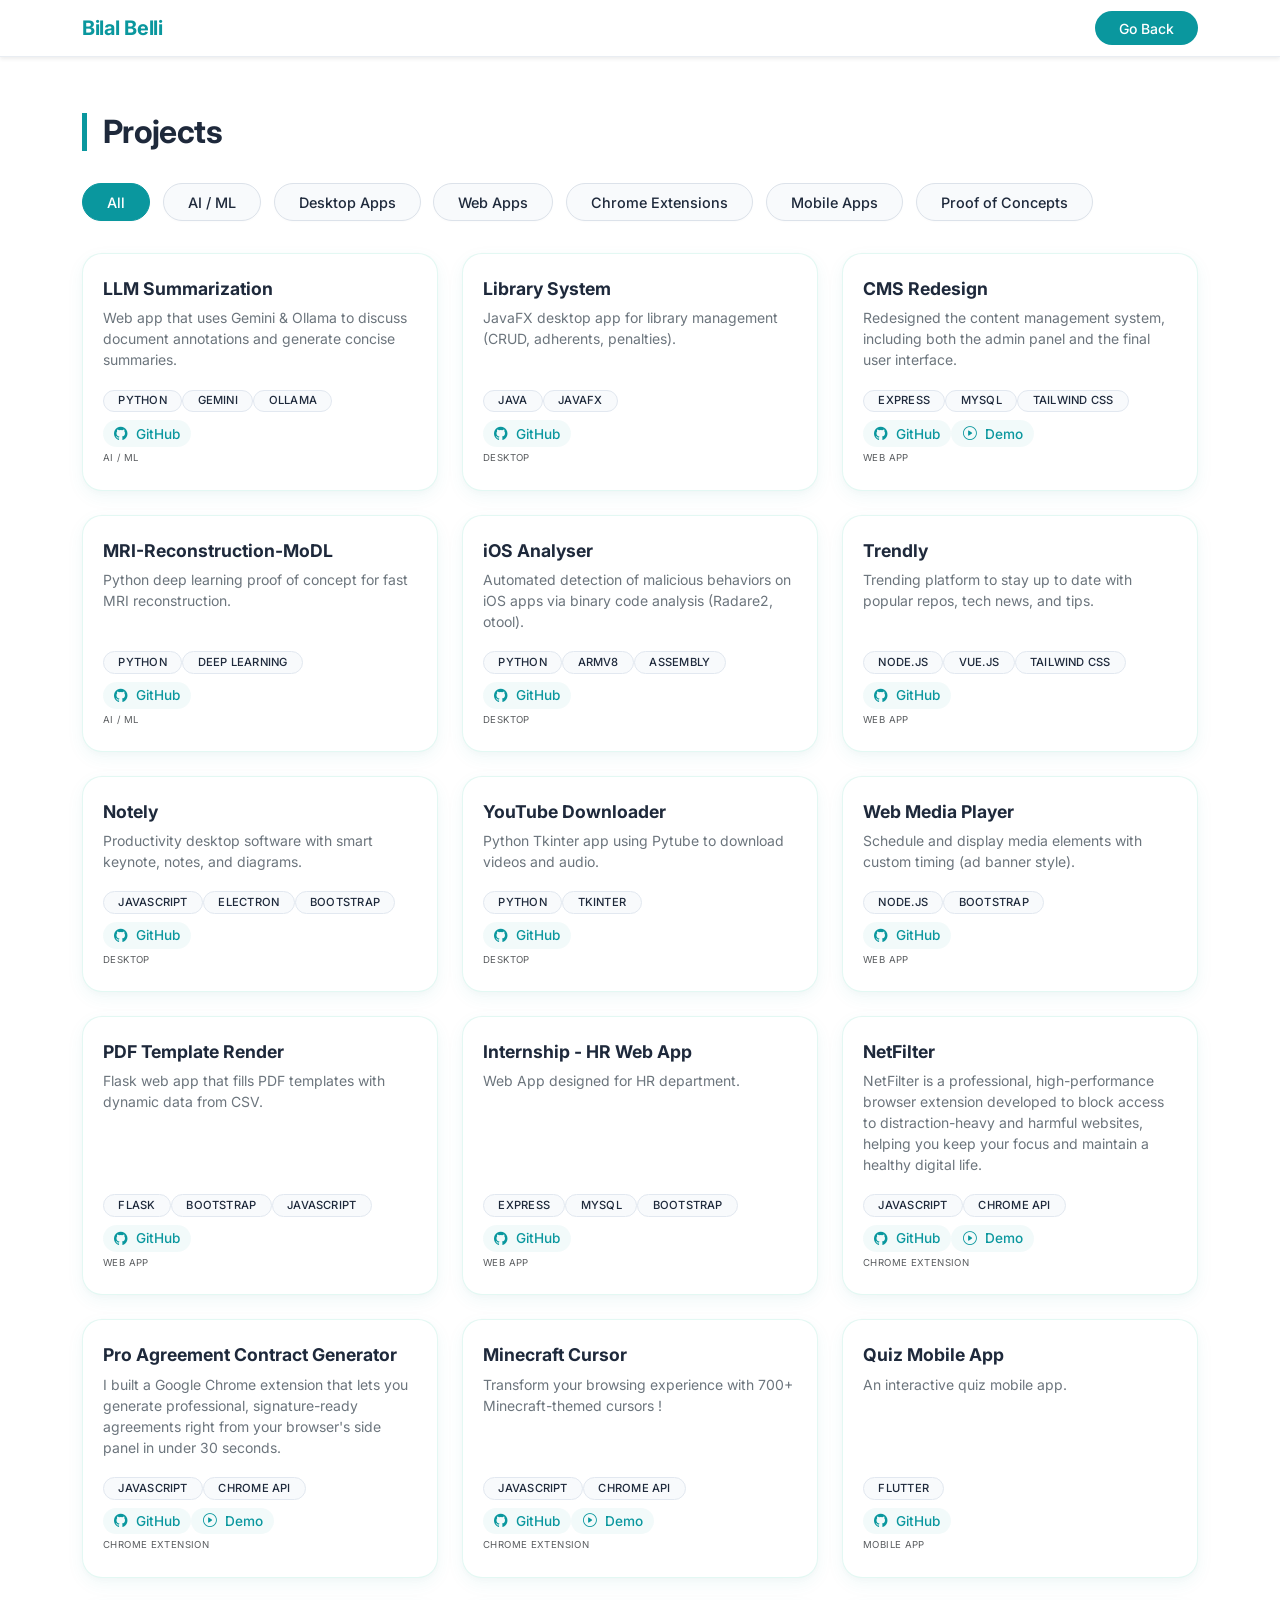
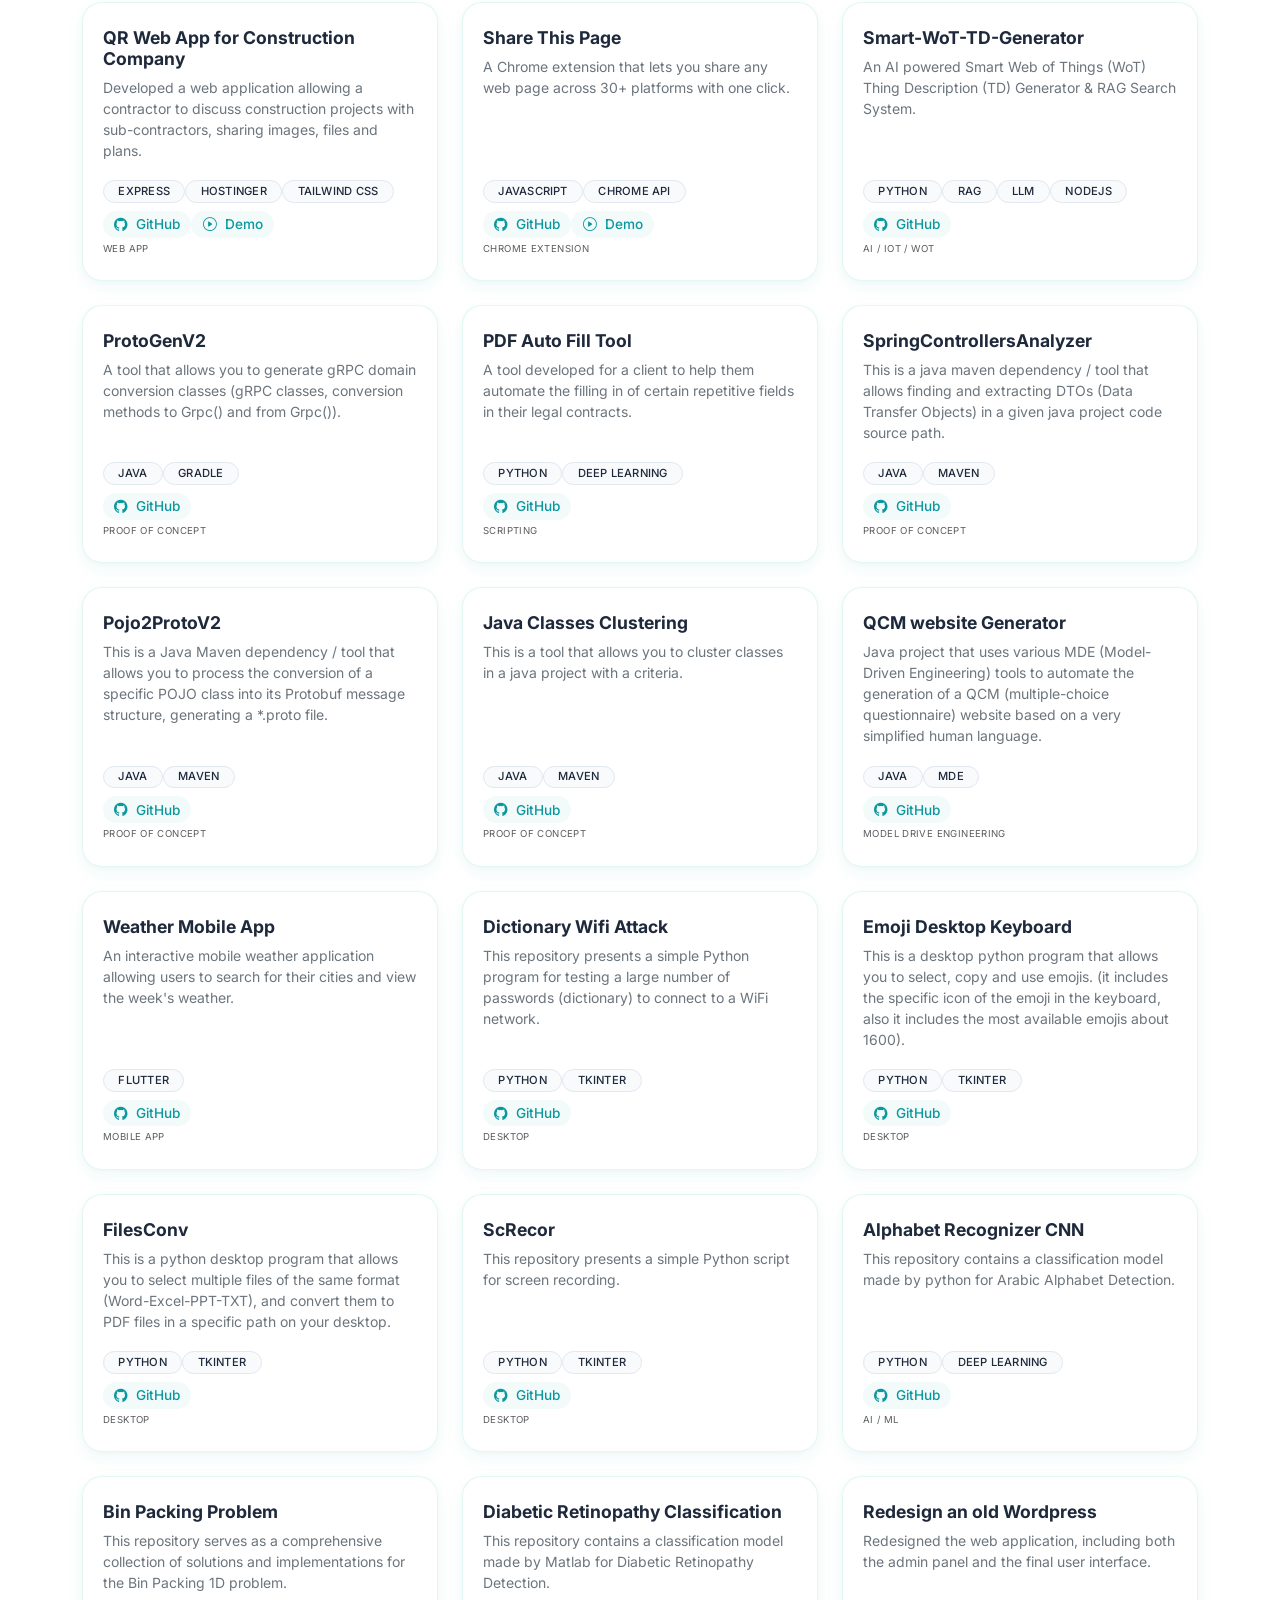
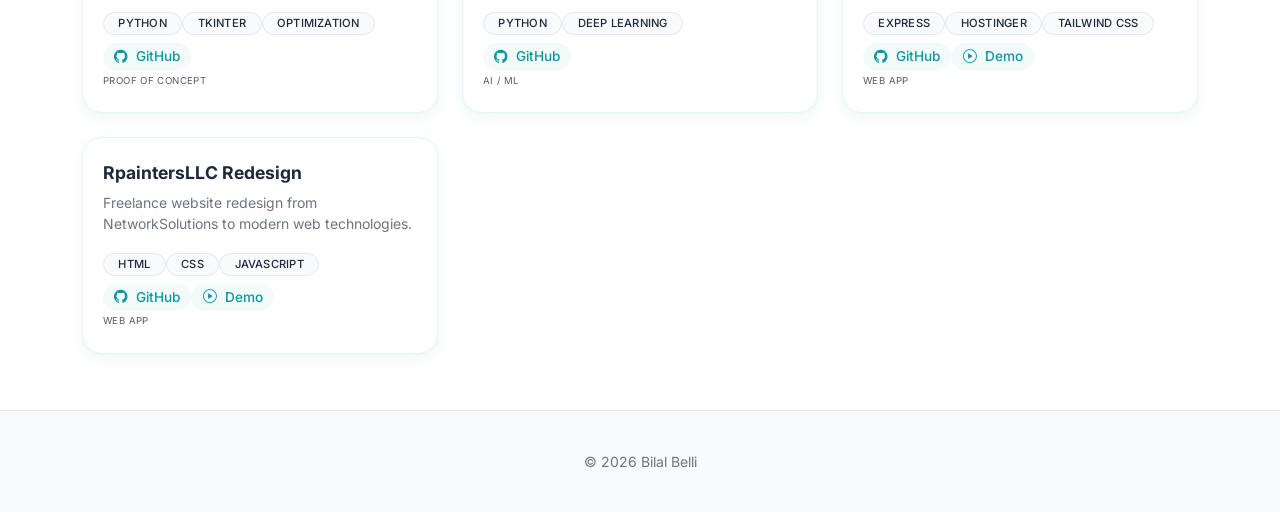
<file: projects.html>
<!DOCTYPE html>
<html lang="en">

<head>
    <meta charset="UTF-8">
    <meta name="viewport" content="width=device-width, initial-scale=1.0">
    <title>Bilal Belli · projects</title>
    <!-- Bootstrap 5 + icons -->
    <link href="https://cdn.jsdelivr.net/npm/bootstrap@5.3.0-alpha1/dist/css/bootstrap.min.css" rel="stylesheet">
    <link rel="stylesheet" href="https://cdn.jsdelivr.net/npm/bootstrap-icons@1.11.3/font/bootstrap-icons.min.css">
    <!-- Google Font -->
    <link rel="preconnect" href="https://fonts.googleapis.com">
    <link rel="preconnect" href="https://fonts.gstatic.com" crossorigin>
    <link
        href="https://fonts.googleapis.com/css2?family=Inter:opsz,wght@14..32,400;14..32,500;14..32,600;14..32,700&display=swap"
        rel="stylesheet">
    <style>
        /* ----- same custom palette & reset ----- */
        :root {
            --bb-white: #ffffff;
            --bb-light: #f8fafc;
            --bb-deep: #0a979e;
            --bb-dark: #1e293b;
            --bb-gray: #e9edf2;
        }

        * {
            margin: 0;
            padding: 0;
            box-sizing: border-box;
        }

        body {
            font-family: 'Inter', -apple-system, BlinkMacSystemFont, 'Segoe UI', Roboto, sans-serif;
            background: var(--bb-white);
            color: var(--bb-dark);
            scroll-behavior: smooth;
        }

        .bg-light-custom {
            background: var(--bb-light);
        }

        .bg-teal {
            background: var(--bb-deep);
        }

        .text-teal {
            color: var(--bb-deep);
        }

        .text-deep {
            color: var(--bb-deep);
        }

        .border-deep {
            border-color: var(--bb-deep);
        }

        /* navbar */
        .navbar-brand {
            font-weight: 700;
            color: var(--bb-deep);
            letter-spacing: -0.3px;
        }

        .navbar-brand:hover {
            color: var(--bb-deep);
        }

        .nav-link {
            font-weight: 500;
            color: var(--bb-dark);
            transition: 0.2s;
        }

        .nav-link:hover {
            color: var(--bb-deep);
        }

        .btn-outline-deep {
            border: 1.5px solid var(--bb-deep);
            color: var(--bb-deep);
            border-radius: 40px;
            padding: 0.35rem 1.2rem;
            font-weight: 500;
            transition: 0.25s;
        }

        .btn-outline-deep:hover {
            background: var(--bb-deep);
            color: white;
        }

        .btn-deep {
            background: var(--bb-deep);
            color: white;
            border-radius: 40px;
            padding: 0.4rem 1.5rem;
            font-weight: 500;
            border: none;
            transition: 0.25s;
        }

        .btn-deep:hover {
            background: #087a80;
            color: white;
        }

        /* section titles */
        .section-title {
            font-weight: 700;
            font-size: 2rem;
            letter-spacing: -0.02em;
            border-left: 5px solid var(--bb-deep);
            padding-left: 1rem;
        }

        .section-sub {
            color: #475569;
            max-width: 640px;
        }

        /* category pills */
        .category-pill {
            background: var(--bb-light);
            border: 1px solid #dce2ea;
            border-radius: 60px;
            padding: 0.45rem 1.5rem;
            font-weight: 500;
            font-size: 0.9rem;
            color: var(--bb-dark);
            cursor: pointer;
            transition: 0.2s;
            box-shadow: 0 1px 2px rgba(0, 0, 0, 0.02);
            display: inline-block;
        }

        .category-pill.active,
        .category-pill:hover {
            background: var(--bb-deep);
            color: white;
            border-color: var(--bb-deep);
        }

        /* project card */
        .project-card {
            background: white;
            border-radius: 20px;
            padding: 1.5rem 1.25rem;
            box-shadow: 0 6px 18px rgba(10, 151, 158, 0.06), 0 2px 6px rgba(0, 0, 0, 0.02);
            border: 1px solid rgba(71, 209, 174, 0.15);
            transition: all 0.2s ease;
            height: 100%;
            display: flex;
            flex-direction: column;
        }

        .project-card:hover {
            transform: translateY(-4px);
            border-color: var(--bb-deep);
            box-shadow: 0 16px 32px rgba(10, 151, 158, 0.10);
        }

        .project-card h5 {
            font-weight: 700;
            font-size: 1.1rem;
            color: var(--bb-dark);
        }

        .project-card .badge {
            font-weight: 500;
            background: var(--bb-light);
            color: #1e293b;
            border: 1px solid #e2e8f0;
            border-radius: 40px;
            padding: 0.3rem 0.9rem;
            font-size: 0.7rem;
            text-transform: uppercase;
            letter-spacing: 0.02em;
        }

        .project-card .badge.bg-deep {
            background: var(--bb-deep);
            color: white;
            border-color: var(--bb-deep);
        }

        .project-card .badge.bg-teal-light {
            background: #d4f3e9;
            color: #096b6f;
            border-color: #b3e6d6;
        }

        .project-links a {
            color: var(--bb-deep);
            text-decoration: none;
            font-weight: 500;
            font-size: 0.85rem;
            display: inline-flex;
            align-items: center;
            gap: 4px;
            transition: 0.15s;
            border-radius: 30px;
            padding: 0.2rem 0.7rem;
            background: rgba(10, 151, 158, 0.05);
        }

        .project-links a:hover {
            background: var(--bb-deep);
            color: white;
        }

        /* filter row */
        .filter-scroll {
            display: flex;
            flex-wrap: wrap;
            gap: 0.6rem 0.8rem;
            margin-bottom: 2rem;
        }

        /* footer */
        .footer {
            background: var(--bb-light);
            border-top: 1px solid #e2e8f0;
            padding: 2.5rem 0;
        }

        .footer a {
            color: var(--bb-deep);
            text-decoration: none;
            font-weight: 500;
        }

        .footer a:hover {
            color: #065b60;
        }

        /* extra spacing */
        .py-section {
            padding: 3.5rem 0;
        }

        @media (max-width: 768px) {
            .section-title {
                font-size: 1.7rem;
            }
        }
    </style>
</head>

<body>

    <!-- ===== NAVBAR ===== -->
    <nav class="navbar navbar-expand-lg bg-white border-bottom py-2 sticky-top shadow-sm"
        style="border-color: #e9edf2 !important;">
        <div class="container">
            <a class="navbar-brand" href="#">Bilal Belli</a>
            <button class="navbar-toggler border-0" type="button" data-bs-toggle="collapse"
                data-bs-target="#mainNav" aria-controls="mainNav" aria-expanded="false"
                aria-label="Toggle navigation">
                <span class="navbar-toggler-icon"></span>
            </button>
            <div class="collapse navbar-collapse" id="mainNav">
                <ul class="navbar-nav ms-auto mb-2 mb-lg-0 align-items-lg-center gap-1">
                    <li class="nav-item ms-2"><a class="btn btn-deep btn-sm" href="/index.html">Go Back</a></li>
                </ul>
            </div>
        </div>
    </nav>

    <!-- ===== PROJECTS SECTION ===== -->
    <section id="projects" class="py-section">
        <div class="container">
            <div class="row mb-4">
                <div class="col-lg-10">
                    <h2 class="section-title">Projects</h2>
                </div>
            </div>

            <!-- categories filter -->
            <div id="categories" class="filter-scroll">
                <!-- Will be dynamically generated -->
            </div>

            <!-- project grid -->
            <div class="row g-4" id="projectGrid">
                <!-- Will be dynamically generated -->
            </div>
        </div>
    </section>

    <footer class="footer">
        <div class="container text-center text-secondary small">
            <span>© 2026 Bilal Belli</span>
        </div>
    </footer>

    <!-- ===== DYNAMIC SCRIPT ===== -->
    <script>
        (function() {
            // ==================== DATA ====================
            const projectsData = [
                {
                    id: 1,
                    title: "LLM Summarization",
                    description: "Web app that uses Gemini &amp; Ollama to discuss document annotations and generate concise summaries.",
                    category: "ai",
                    tags: ["Python", "Gemini", "Ollama"],
                    links: {
                        github: "https://github.com/Bilal-Belli/PDFsummaryByLLM"
                    },
                    type: "AI / ML"
                },
                {
                    id: 2,
                    title: "Library System",
                    description: "JavaFX desktop app for library management (CRUD, adherents, penalties).",
                    category: "desktop",
                    tags: ["Java", "JavaFX"],
                    links: {
                        github: "https://github.com/Bilal-Belli/SGEB-Library-Management-System"
                    },
                    type: "Desktop"
                },
                {
                    id: 16,
                    title: "CMS Redesign",
                    description: "Redesigned the content management system, including both the admin panel and the final user interface.",
                    category: "web",
                    tags: ["Express", "MySQL", "Tailwind CSS"],
                    links: {
                        github: "https://github.com/Bilal-Belli/CMS-Redesign-Norahalebooks",
                        demo: "https://norahalebooks.com/"
                    },
                    type: "Web App"
                },
                {
                    id: 4,
                    title: "MRI-Reconstruction-MoDL",
                    description: "Python deep learning proof of concept for fast MRI reconstruction.",
                    category: "ai",
                    tags: ["Python", "Deep Learning"],
                    links: {
                        github: "https://github.com/Bilal-Belli/MRI-Reconstruction-MoDL"
                    },
                    type: "AI / ML"
                },
                {
                    id: 5,
                    title: "iOS Analyser",
                    description: "Automated detection of malicious behaviors on iOS apps via binary code analysis (Radare2, otool).",
                    category: "desktop",
                    tags: ["Python", "ARMv8", "Assembly"],
                    links: {
                        github: "https://github.com/Bilal-Belli/iOSApplicationsAnalyser"
                    },
                    type: "Desktop"
                },
                {
                    id: 6,
                    title: "Trendly",
                    description: "Trending platform to stay up to date with popular repos, tech news, and tips.",
                    category: "web",
                    tags: ["Node.js", "Vue.js", "Tailwind CSS"],
                    links: {
                        github: "https://github.com/Bilal-Belli/Trendly"
                    },
                    type: "Web App"
                },
                {
                    id: 7,
                    title: "Notely",
                    description: "Productivity desktop software with smart keynote, notes, and diagrams.",
                    category: "desktop",
                    tags: ["JavaScript", "Electron", "Bootstrap"],
                    links: {
                        github: "https://github.com/Bilal-Belli/Notely"
                    },
                    type: "Desktop"
                },
                {
                    id: 8,
                    title: "YouTube Downloader",
                    description: "Python Tkinter app using Pytube to download videos and audio.",
                    category: "desktop",
                    tags: ["Python", "Tkinter"],
                    links: {
                        github: "https://github.com/Bilal-Belli/YoutubeDownloader"
                    },
                    type: "Desktop"
                },
                {
                    id: 9,
                    title: "Web Media Player",
                    description: "Schedule and display media elements with custom timing (ad banner style).",
                    category: "web",
                    tags: ["Node.js", "Bootstrap"],
                    links: {
                        github: "https://github.com/Bilal-Belli/MediaPlayer"
                    },
                    type: "Web App"
                },
                {
                    id: 10,
                    title: "PDF Template Render",
                    description: "Flask web app that fills PDF templates with dynamic data from CSV.",
                    category: "web",
                    tags: ["Flask", "Bootstrap", "JavaScript"],
                    links: {
                        github: "https://github.com/Bilal-Belli/pdfTemplateRender"
                    },
                    type: "Web App"
                },
                {
                    id: 11,
                    title: "Internship - HR Web App",
                    description: "Web App designed for HR department.",
                    category: "web",
                    tags: ["Express", "MySQL", "Bootstrap"],
                    links: {
                        github: "https://github.com/Bilal-Belli/InternshipDRHwebApplication"
                    },
                    type: "Web App"
                },
                {
                    id: 12,
                    title: "NetFilter",
                    description: "NetFilter is a professional, high-performance browser extension developed to block access to distraction-heavy and harmful websites, helping you keep your focus and maintain a healthy digital life.",
                    category: "extension",
                    tags: ["JavaScript", "Chrome API"],
                    links: {
                        github: "https://github.com/Bilal-Belli/NetFilter",
                        demo: "https://chromewebstore.google.com/detail/netfilter/abiojoffmcaiklldhikeonhdlpbnfalj"
                    },
                    type: "Chrome Extension"
                },
                {
                    id: 13,
                    title: "Pro Agreement Contract Generator",
                    description: "I built a Google Chrome extension that lets you generate professional, signature-ready agreements right from your browser's side panel in under 30 seconds.",
                    category: "extension",
                    tags: ["JavaScript", "Chrome API"],
                    links: {
                        github: "https://github.com/Bilal-Belli/ChromeExtension-Agreements-Contract-Generator",
                        demo: "https://chromewebstore.google.com/detail/pro-agreement-contract-ge/gkpmngbacmnimlkabohlkgenmollamkf"
                    },
                    type: "Chrome Extension"
                },
                {
                    id: 14,
                    title: "Minecraft Cursor",
                    description: "Transform your browsing experience with 700+ Minecraft-themed cursors !",
                    category: "extension",
                    tags: ["JavaScript", "Chrome API"],
                    links: {
                        github: "https://github.com/Bilal-Belli/Minecraft-Cursor---Chrome-Extension",
                        demo: "https://chromewebstore.google.com/detail/minecraft-cursor/mhklmcbhijokcbepdmhimapannaonfdj"
                    },
                    type: "Chrome Extension"
                },
                {
                    id: 15,
                    title: "Quiz Mobile App",
                    description: "An interactive quiz mobile app.",
                    category: "mobile",
                    tags: ["Flutter"],
                    links: {
                        github: "https://github.com/Bilal-Belli/Quiz-Mobile-App"
                    },
                    type: "Mobile App"
                },
                {
                    id: 16,
                    title: "QR Web App for Construction Company",
                    description: "Developed a web application allowing a contractor to discuss construction projects with sub-contractors, sharing images, files and plans.",
                    category: "web",
                    tags: ["Express", "Hostinger", "Tailwind CSS"],
                    links: {
                        github: "https://github.com/Bilal-Belli/JobHouse-Contractor-Subcontractor",
                        demo: "https://www.mrcqrc.com/admin"
                    },
                    type: "Web App"
                },
                {
                    id: 17,
                    title: "Share This Page",
                    description: "A Chrome extension that lets you share any web page across 30+ platforms with one click.",
                    category: "extension",
                    tags: ["JavaScript", "Chrome API"],
                    links: {
                        github: "https://github.com/Bilal-Belli/Chrome-Extention-ShareThisPage",
                        demo: "https://chromewebstore.google.com/detail/share-this-page-pro/boncmgiimjagllofdppoclkmblegpamc"
                    },
                    type: "Chrome Extension"
                },
                {
                    id: 18,
                    title: "Smart-WoT-TD-Generator",
                    description: "An AI powered Smart Web of Things (WoT) Thing Description (TD) Generator & RAG Search System.",
                    category: "ai",
                    tags: ["Python", "RAG", "LLM", "NodeJS"],
                    links: {
                        github: "https://github.com/Bilal-Belli/Smart-WoT-TD-Generator"
                    },
                    type: "AI / IoT / WoT"
                },
                {
                    id: 19,
                    title: "ProtoGenV2",
                    description: "A tool that allows you to generate gRPC domain conversion classes (gRPC classes, conversion methods to Grpc() and from Grpc()).",
                    category: "poc",
                    tags: ["Java", "Gradle"],
                    links: {
                        github: "https://github.com/Bilal-Belli/ProtoGenV2"
                    },
                    type: "Proof of Concept"
                },
                {
                    id: 20,
                    title: "PDF Auto Fill Tool",
                    description: "A tool developed for a client to help them automate the filling in of certain repetitive fields in their legal contracts.",
                    category: "web",
                    tags: ["Python", "Deep Learning"],
                    links: {
                        github: "https://github.com/Bilal-Belli/pdfAutoFill-Andrew"
                    },
                    type: "Scripting"
                },
                {
                    id: 21,
                    title: "SpringControllersAnalyzer",
                    description: "This is a java maven dependency / tool that allows finding and extracting DTOs (Data Transfer Objects) in a given java project code source path.",
                    category: "poc",
                    tags: ["Java", "Maven"],
                    links: {
                        github: "https://github.com/Bilal-Belli/SpringControllersAnalyzer"
                    },
                    type: "Proof of Concept"
                },
                {
                    id: 22,
                    title: "Pojo2ProtoV2",
                    description: "This is a Java Maven dependency / tool that allows you to process the conversion of a specific POJO class into its Protobuf message structure, generating a *.proto file.",
                    category: "poc",
                    tags: ["Java", "Maven"],
                    links: {
                        github: "https://github.com/Bilal-Belli/Pojo2ProtoV2"
                    },
                    type: "Proof of Concept"
                },
                {
                    id: 23,
                    title: "Java Classes Clustering",
                    description: "This is a tool that allows you to cluster classes in a java project with a criteria.",
                    category: "poc",
                    tags: ["Java", "Maven"],
                    links: {
                        github: "https://github.com/Bilal-Belli/JavaClassesClustering"
                    },
                    type: "Proof of Concept"
                },
                {
                    id: 24,
                    title: "QCM website Generator",
                    description: "Java project that uses various MDE (Model-Driven Engineering) tools to automate the generation of a QCM (multiple-choice questionnaire) website based on a very simplified human language.",
                    category: "poc",
                    tags: ["Java", "MDE"],
                    links: {
                        github: "https://github.com/Bilal-Belli/QCMwebsiteGenerator"
                    },
                    type: "Model Drive Engineering"
                },
                {
                    id: 25,
                    title: "Weather Mobile App",
                    description: "An interactive mobile weather application allowing users to search for their cities and view the week's weather.",
                    category: "mobile",
                    tags: ["Flutter"],
                    links: {
                        github: "https://github.com/Bilal-Belli/Weather-Mobile-App"
                    },
                    type: "Mobile App"
                },
                {
                    id: 26,
                    title: "Dictionary Wifi Attack",
                    description: "This repository presents a simple Python program for testing a large number of passwords (dictionary) to connect to a WiFi network.",
                    category: "desktop",
                    tags: ["Python", "Tkinter"],
                    links: {
                        github: "https://github.com/Bilal-Belli/DictionaryWifiAttackTool"
                    },
                    type: "Desktop"
                },
                {
                    id: 27,
                    title: "Emoji Desktop Keyboard",
                    description: "This is a desktop python program that allows you to select, copy and use emojis. (it includes the specific icon of the emoji in the keyboard, also it includes the most available emojis about 1600).",
                    category: "desktop",
                    tags: ["Python", "Tkinter"],
                    links: {
                        github: "https://github.com/Bilal-Belli/EmojiDesktopKeyboard"
                    },
                    type: "Desktop"
                },
                {
                    id: 28,
                    title: "FilesConv",
                    description: "This is a python desktop program that allows you to select multiple files of the same format (Word-Excel-PPT-TXT), and convert them to PDF files in a specific path on your desktop.",
                    category: "desktop",
                    tags: ["Python", "Tkinter"],
                    links: {
                        github: "https://github.com/Bilal-Belli/FilesConv"
                    },
                    type: "Desktop"
                },
                {
                    id: 29,
                    title: "ScRecor",
                    description: "This repository presents a simple Python script for screen recording.",
                    category: "desktop",
                    tags: ["Python", "Tkinter"],
                    links: {
                        github: "https://github.com/Bilal-Belli/ScRecor-ScreenRecorder"
                    },
                    type: "Desktop"
                },
                {
                    id: 30,
                    title: "Alphabet Recognizer CNN",
                    description: "This repository contains a classification model made by python for Arabic Alphabet Detection.",
                    category: "ai",
                    tags: ["Python", "Deep Learning"],
                    links: {
                        github: "https://github.com/Bilal-Belli/ArabicAlphabetRecognizerCNN"
                    },
                    type: "AI / ML"
                },
                {
                    id: 31,
                    title: "Bin Packing Problem",
                    description: "This repository serves as a comprehensive collection of solutions and implementations for the Bin Packing 1D problem.",
                    category: "poc",
                    tags: ["Python", "Tkinter", "Optimization"],
                    links: {
                        github: "https://github.com/Bilal-Belli/BinPackingProblem"
                    },
                    type: "Proof of Concept"
                },
                {
                    id: 32,
                    title: "Diabetic Retinopathy Classification",
                    description: "This repository contains a classification model made by Matlab for Diabetic Retinopathy Detection.",
                    category: "ai",
                    tags: ["Python", "Deep Learning"],
                    links: {
                        github: "https://github.com/Bilal-Belli/DiabeticRetinopathy_ClassificationModel_CNN"
                    },
                    type: "AI / ML"
                },
                {
                    id: 33,
                    title: "Redesign an old Wordpress",
                    description: "Redesigned the web application, including both the admin panel and the final user interface.",
                    category: "web",
                    tags: ["Express", "Hostinger", "Tailwind CSS"],
                    links: {
                        github: "https://github.com/Bilal-Belli/redesign-reefhobbyistmagazine.com",
                        demo: "https://reefhobbyistmagazine.com/"
                    },
                    type: "Web App"
                },
                {
                    id: 33,
                    title: "RpaintersLLC Redesign",
                    description: "Freelance website redesign from NetworkSolutions to modern web technologies.",
                    category: "web",
                    tags: ["HTML", "CSS", "JavaScript"],
                    links: {
                        github: "https://github.com/Bilal-Belli/rpaintersllc-redesign",
                        demo: "https://rpaintersllc.com/"
                    },
                    type: "Web App"
                },
            ];

            // ==================== RENDER FUNCTIONS ====================
            
            // Get unique categories from data
            function getCategories() {
                const categories = new Set();
                projectsData.forEach(project => categories.add(project.category));
                return ['all', ...Array.from(categories)];
            }

            // Render category filter buttons
            function renderCategories() {
                const container = document.getElementById('categories');
                const categories = getCategories();
                
                const categoryNames = {
                    'all': 'All',
                    'web': 'Web Apps',
                    'desktop': 'Desktop Apps',
                    'extension': 'Chrome Extensions',
                    'mobile': 'Mobile Apps',
                    'poc': 'Proof of Concepts',
                    'ai': 'AI / ML'
                };

                container.innerHTML = categories.map(cat => 
                    `<button class="category-pill ${cat === 'all' ? 'active' : ''}" data-filter="${cat}">
                        ${categoryNames[cat] || cat.charAt(0).toUpperCase() + cat.slice(1)}
                    </button>`
                ).join('');
            }

            // Render project cards
            function renderProjects(category = 'all') {
                const grid = document.getElementById('projectGrid');
                
                const filteredProjects = category === 'all' 
                    ? projectsData 
                    : projectsData.filter(p => p.category === category);

                if (filteredProjects.length === 0) {
                    grid.innerHTML = `
                        <div class="col-12 text-center py-5">
                            <p class="text-muted">No projects found in this category.</p>
                        </div>
                    `;
                    return;
                }

                grid.innerHTML = filteredProjects.map(project => {
                    // Generate tags HTML
                    const tagsHtml = project.tags.map(tag => 
                        `<span class="badge">${tag}</span>`
                    ).join('');

                    // Generate links HTML
                    const linksHtml = Object.entries(project.links).map(([key, url]) => {
                        const icon = key === 'github' ? 'bi-github' : 'bi-play-circle';
                        const label = key === 'github' ? 'GitHub' : 
                                     key === 'demo' ? 'Demo' : key.charAt(0).toUpperCase() + key.slice(1);
                        return `<a href="${url}"><i class="bi ${icon} me-1"></i> ${label}</a>`;
                    }).join('');

                    return `
                        <div class="col-lg-4 col-md-6 project-item" data-category="${project.category}">
                            <div class="project-card">
                                <h5>${project.title}</h5>
                                <p class="text-secondary small" style="flex:1;">${project.description}</p>
                                <div class="mb-2">
                                    ${tagsHtml}
                                </div>
                                <div class="project-links">
                                    ${linksHtml}
                                </div>
                                <small class="text-uppercase text-muted mt-1" style="font-size:0.6rem;letter-spacing:0.04em;">
                                    ${project.type}
                                </small>
                            </div>
                        </div>
                    `;
                }).join('');
            }

            // ==================== FILTER LOGIC ====================
            function setupFiltering() {
                const filterButtons = document.querySelectorAll('.category-pill');
                
                filterButtons.forEach(btn => {
                    btn.addEventListener('click', function(e) {
                        // Update active class
                        filterButtons.forEach(b => b.classList.remove('active'));
                        this.classList.add('active');
                        
                        const filter = this.getAttribute('data-filter');
                        renderProjects(filter);
                    });
                });
            }

            // ==================== INIT ====================
            function init() {
                renderCategories();
                renderProjects('all');
                setupFiltering();
            }

            // Run when DOM is ready
            if (document.readyState === 'loading') {
                document.addEventListener('DOMContentLoaded', init);
            } else {
                init();
            }

        })();
    </script>

    <!-- Bootstrap JS -->
    <script src="https://cdn.jsdelivr.net/npm/bootstrap@5.3.0-alpha1/dist/js/bootstrap.bundle.min.js"></script>
</body>

</html>
</file>
